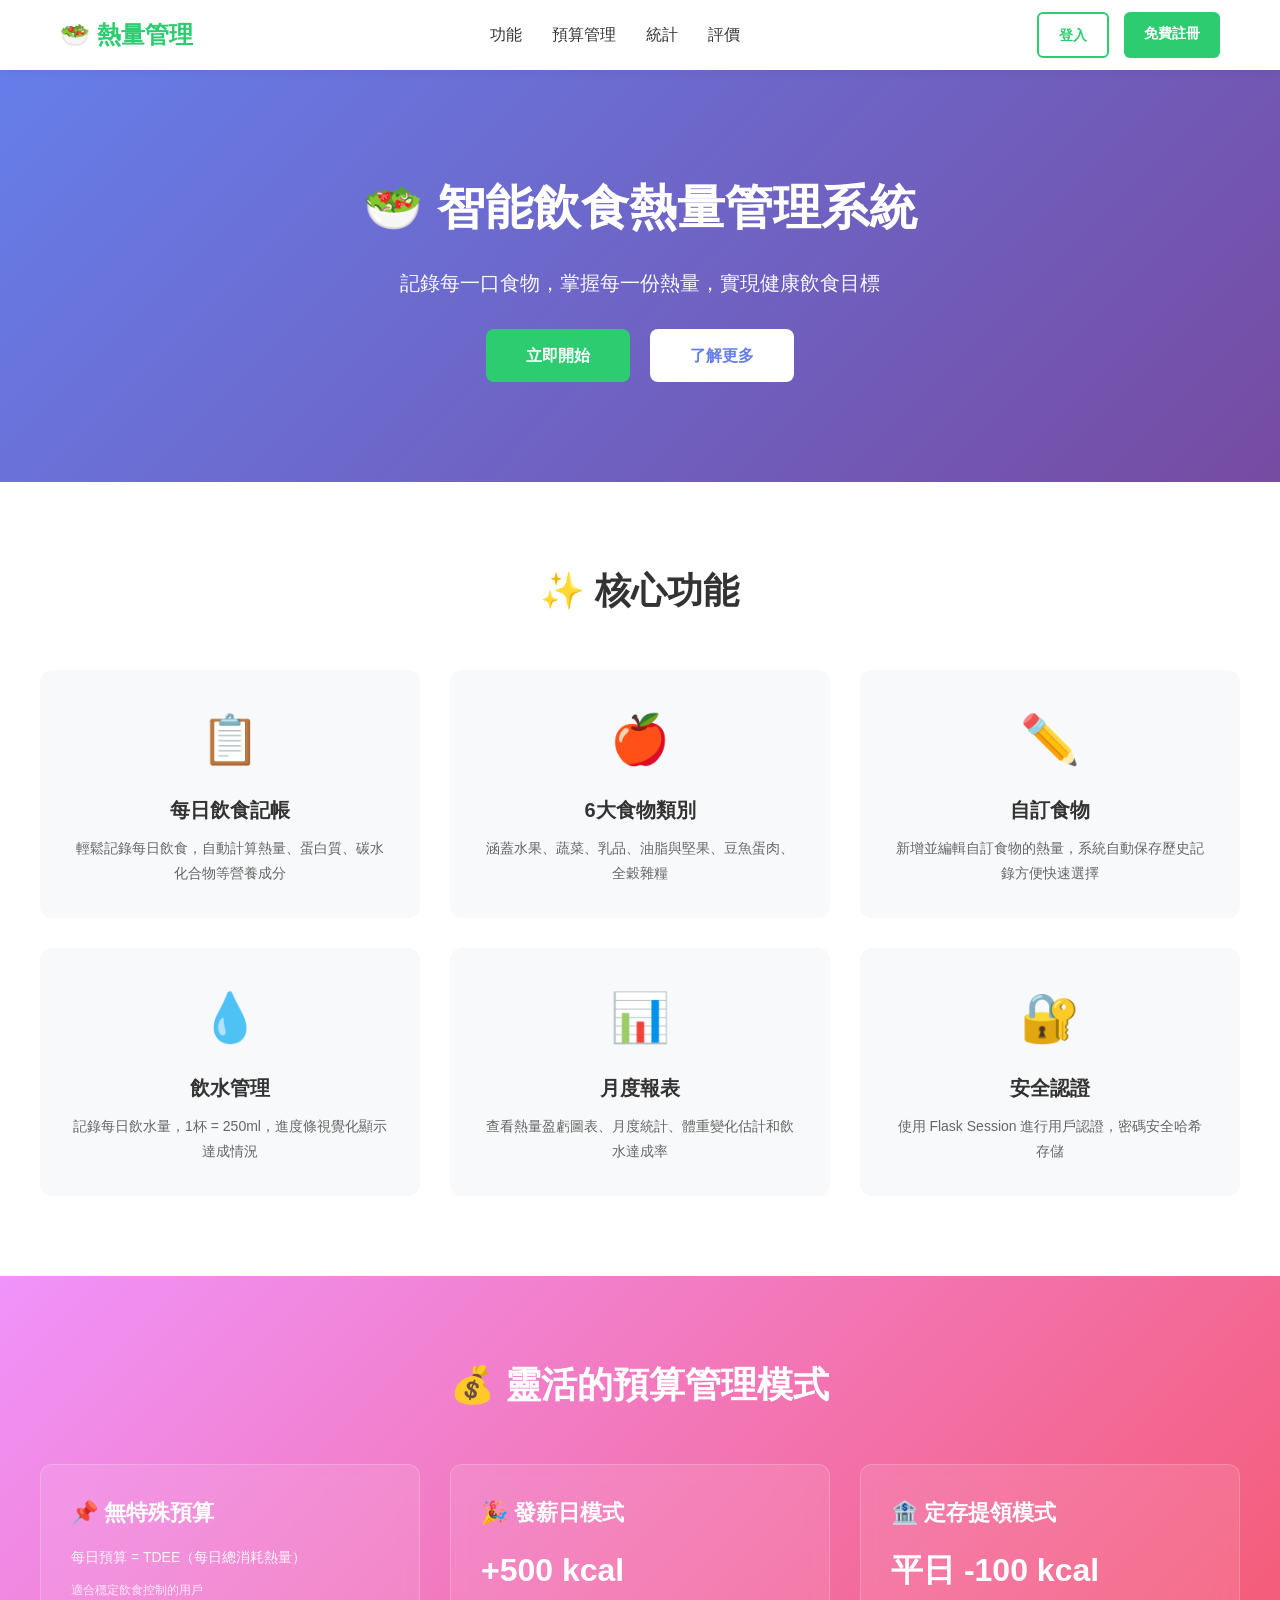
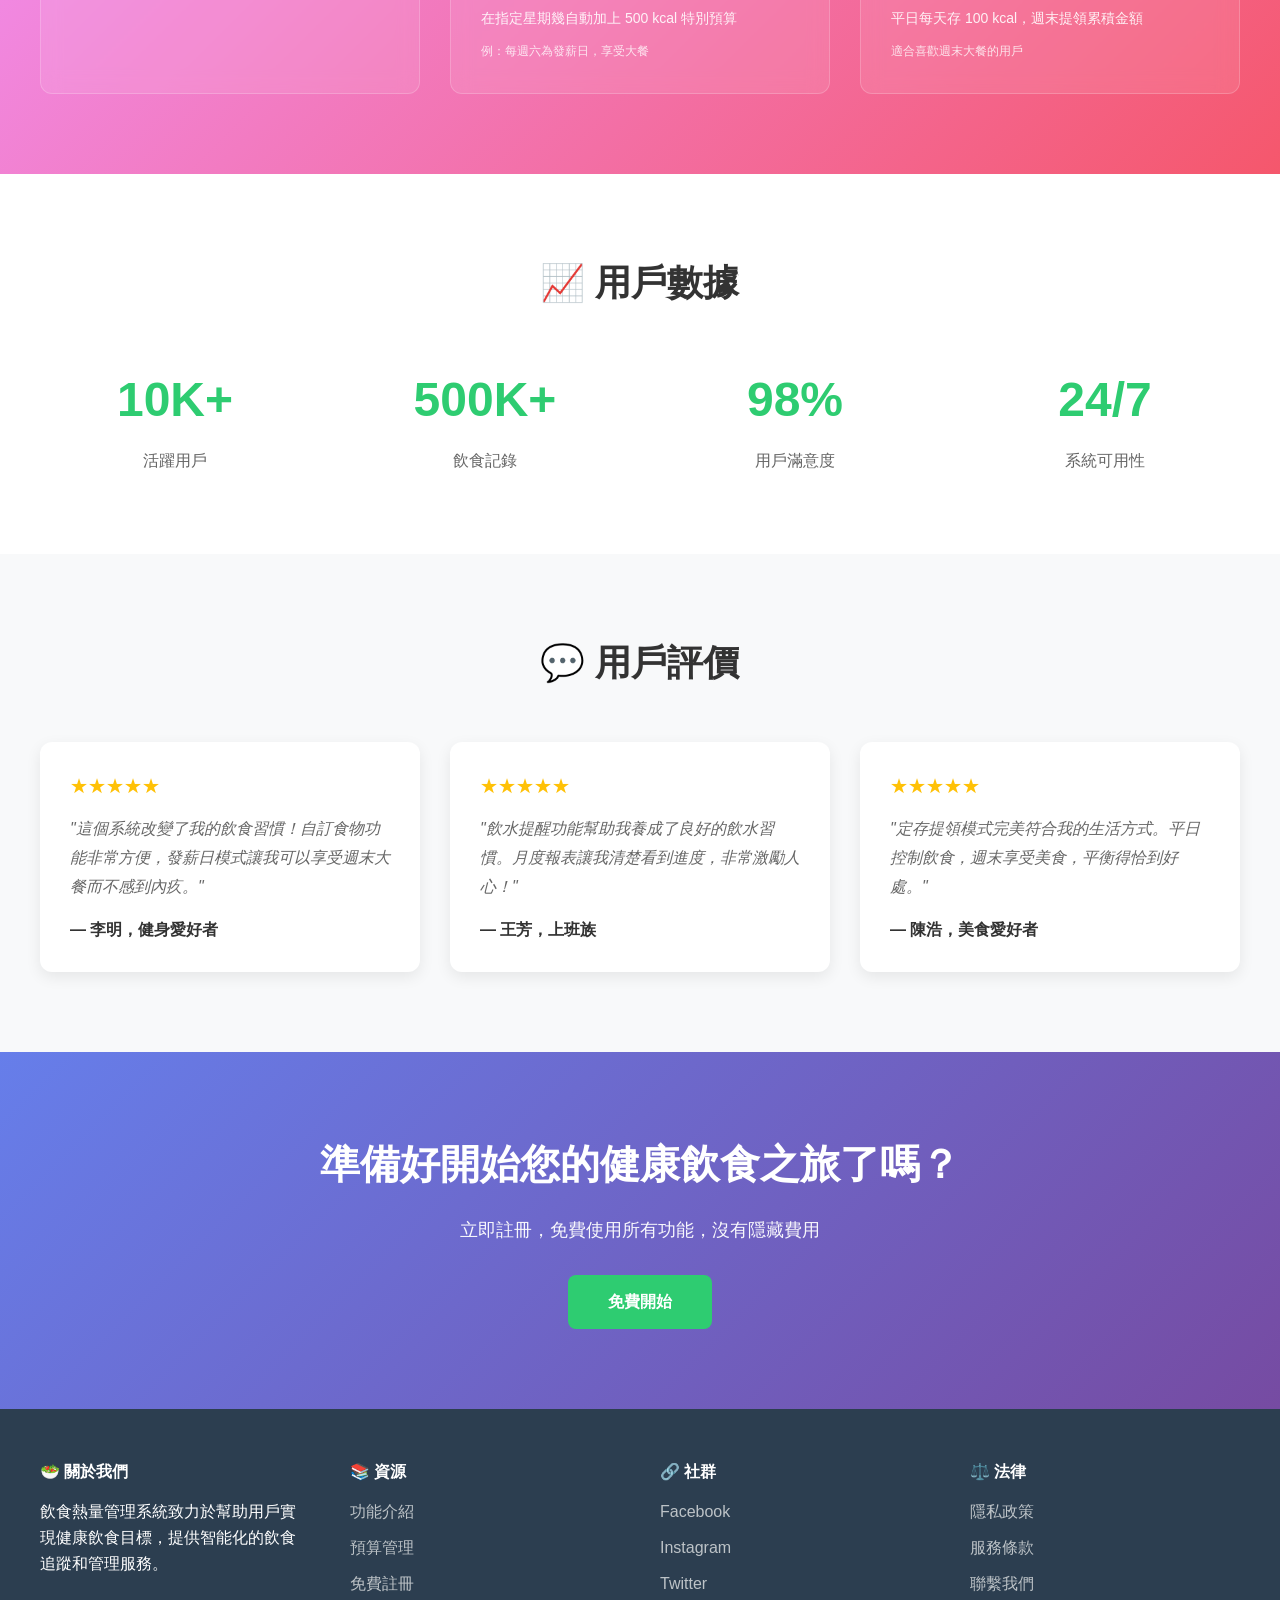
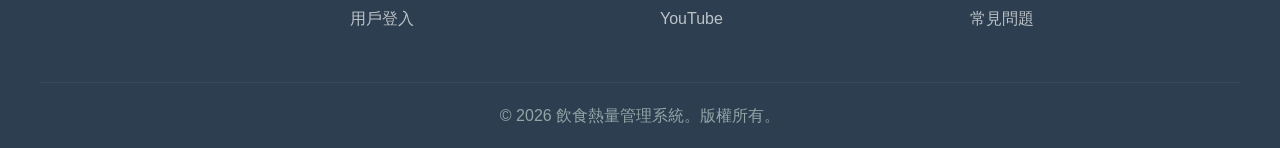
<file: landing.html>
<!DOCTYPE html>
<html lang="zh-TW">
<head>
    <meta charset="UTF-8">
    <meta name="viewport" content="width=device-width, initial-scale=1.0">
    <title>🥗 飲食熱量管理系統 - 智能飲食追蹤平台</title>
    <style>
        * {
            margin: 0;
            padding: 0;
            box-sizing: border-box;
        }

        body {
            font-family: -apple-system, BlinkMacSystemFont, 'Segoe UI', Roboto, 'Helvetica Neue', Arial, sans-serif;
            line-height: 1.6;
            color: #333;
            background: #f8f9fa;
        }

        /* 導航欄 */
        nav {
            background: white;
            box-shadow: 0 2px 10px rgba(0,0,0,0.05);
            position: sticky;
            top: 0;
            z-index: 100;
        }

        nav .container {
            max-width: 1200px;
            margin: 0 auto;
            padding: 0 20px;
            display: flex;
            justify-content: space-between;
            align-items: center;
            height: 70px;
        }

        nav .logo {
            font-size: 24px;
            font-weight: bold;
            color: #2ecc71;
            text-decoration: none;
        }

        nav .nav-links {
            display: flex;
            gap: 30px;
            list-style: none;
        }

        nav .nav-links a {
            text-decoration: none;
            color: #333;
            font-weight: 500;
            transition: color 0.3s;
        }

        nav .nav-links a:hover {
            color: #2ecc71;
        }

        nav .auth-buttons {
            display: flex;
            gap: 15px;
        }

        .btn {
            padding: 10px 20px;
            border-radius: 6px;
            text-decoration: none;
            font-weight: 600;
            transition: all 0.3s;
            border: none;
            cursor: pointer;
            font-size: 14px;
        }

        .btn-login {
            background: white;
            color: #2ecc71;
            border: 2px solid #2ecc71;
        }

        .btn-login:hover {
            background: #f0f9f5;
        }

        .btn-signup {
            background: #2ecc71;
            color: white;
        }

        .btn-signup:hover {
            background: #27ae60;
            transform: translateY(-2px);
            box-shadow: 0 5px 15px rgba(46, 204, 113, 0.3);
        }

        /* 英雄區域 */
        .hero {
            background: linear-gradient(135deg, #667eea 0%, #764ba2 100%);
            color: white;
            padding: 100px 20px;
            text-align: center;
        }

        .hero .container {
            max-width: 1200px;
            margin: 0 auto;
        }

        .hero h1 {
            font-size: 48px;
            margin-bottom: 20px;
            font-weight: 700;
        }

        .hero p {
            font-size: 20px;
            margin-bottom: 30px;
            opacity: 0.95;
        }

        .hero .cta-buttons {
            display: flex;
            gap: 20px;
            justify-content: center;
            flex-wrap: wrap;
        }

        .btn-primary {
            background: #2ecc71;
            color: white;
            padding: 14px 40px;
            border-radius: 8px;
            text-decoration: none;
            font-weight: 600;
            font-size: 16px;
            transition: all 0.3s;
            display: inline-block;
        }

        .btn-primary:hover {
            background: #27ae60;
            transform: translateY(-3px);
            box-shadow: 0 10px 25px rgba(46, 204, 113, 0.4);
        }

        .btn-secondary {
            background: white;
            color: #667eea;
            padding: 14px 40px;
            border-radius: 8px;
            text-decoration: none;
            font-weight: 600;
            font-size: 16px;
            transition: all 0.3s;
            display: inline-block;
        }

        .btn-secondary:hover {
            transform: translateY(-3px);
            box-shadow: 0 10px 25px rgba(255, 255, 255, 0.3);
        }

        /* 功能區域 */
        .features {
            padding: 80px 20px;
            background: white;
        }

        .features .container {
            max-width: 1200px;
            margin: 0 auto;
        }

        .section-title {
            text-align: center;
            font-size: 36px;
            margin-bottom: 50px;
            color: #333;
            font-weight: 700;
        }

        .features-grid {
            display: grid;
            grid-template-columns: repeat(auto-fit, minmax(280px, 1fr));
            gap: 30px;
        }

        .feature-card {
            background: #f8f9fa;
            padding: 30px;
            border-radius: 12px;
            text-align: center;
            transition: all 0.3s;
            border: 2px solid transparent;
        }

        .feature-card:hover {
            transform: translateY(-10px);
            border-color: #2ecc71;
            box-shadow: 0 15px 35px rgba(46, 204, 113, 0.1);
        }

        .feature-icon {
            font-size: 48px;
            margin-bottom: 15px;
        }

        .feature-card h3 {
            font-size: 20px;
            margin-bottom: 10px;
            color: #333;
        }

        .feature-card p {
            color: #666;
            font-size: 14px;
            line-height: 1.8;
        }

        /* 預算管理區域 */
        .budget-section {
            padding: 80px 20px;
            background: linear-gradient(135deg, #f093fb 0%, #f5576c 100%);
            color: white;
        }

        .budget-section .container {
            max-width: 1200px;
            margin: 0 auto;
        }

        .budget-section .section-title {
            color: white;
        }

        .budget-grid {
            display: grid;
            grid-template-columns: repeat(auto-fit, minmax(250px, 1fr));
            gap: 30px;
        }

        .budget-card {
            background: rgba(255, 255, 255, 0.1);
            padding: 30px;
            border-radius: 12px;
            backdrop-filter: blur(10px);
            border: 1px solid rgba(255, 255, 255, 0.2);
            transition: all 0.3s;
        }

        .budget-card:hover {
            background: rgba(255, 255, 255, 0.15);
            transform: translateY(-5px);
        }

        .budget-card h3 {
            font-size: 22px;
            margin-bottom: 15px;
            font-weight: 700;
        }

        .budget-card .amount {
            font-size: 32px;
            font-weight: 700;
            margin-bottom: 10px;
        }

        .budget-card p {
            font-size: 14px;
            opacity: 0.9;
            line-height: 1.8;
        }

        /* 統計區域 */
        .stats {
            padding: 80px 20px;
            background: white;
        }

        .stats .container {
            max-width: 1200px;
            margin: 0 auto;
        }

        .stats-grid {
            display: grid;
            grid-template-columns: repeat(auto-fit, minmax(200px, 1fr));
            gap: 40px;
            text-align: center;
        }

        .stat-item h2 {
            font-size: 48px;
            color: #2ecc71;
            margin-bottom: 10px;
            font-weight: 700;
        }

        .stat-item p {
            color: #666;
            font-size: 16px;
        }

        /* 評價區域 */
        .testimonials {
            padding: 80px 20px;
            background: #f8f9fa;
        }

        .testimonials .container {
            max-width: 1200px;
            margin: 0 auto;
        }

        .testimonials-grid {
            display: grid;
            grid-template-columns: repeat(auto-fit, minmax(300px, 1fr));
            gap: 30px;
        }

        .testimonial-card {
            background: white;
            padding: 30px;
            border-radius: 12px;
            box-shadow: 0 5px 15px rgba(0, 0, 0, 0.08);
            transition: all 0.3s;
        }

        .testimonial-card:hover {
            transform: translateY(-5px);
            box-shadow: 0 15px 35px rgba(0, 0, 0, 0.15);
        }

        .stars {
            color: #ffc107;
            margin-bottom: 15px;
            font-size: 18px;
        }

        .testimonial-text {
            color: #666;
            margin-bottom: 15px;
            font-style: italic;
            line-height: 1.8;
        }

        .testimonial-author {
            font-weight: 600;
            color: #333;
        }

        /* CTA 區域 */
        .cta-section {
            padding: 80px 20px;
            background: linear-gradient(135deg, #667eea 0%, #764ba2 100%);
            color: white;
            text-align: center;
        }

        .cta-section .container {
            max-width: 800px;
            margin: 0 auto;
        }

        .cta-section h2 {
            font-size: 40px;
            margin-bottom: 20px;
            font-weight: 700;
        }

        .cta-section p {
            font-size: 18px;
            margin-bottom: 30px;
            opacity: 0.95;
        }

        /* 頁腳 */
        footer {
            background: #2c3e50;
            color: white;
            padding: 50px 20px 20px;
        }

        footer .container {
            max-width: 1200px;
            margin: 0 auto;
        }

        .footer-content {
            display: grid;
            grid-template-columns: repeat(auto-fit, minmax(250px, 1fr));
            gap: 40px;
            margin-bottom: 40px;
        }

        .footer-section h3 {
            margin-bottom: 15px;
            font-size: 16px;
            font-weight: 700;
        }

        .footer-section ul {
            list-style: none;
        }

        .footer-section ul li {
            margin-bottom: 10px;
        }

        .footer-section a {
            color: #bdc3c7;
            text-decoration: none;
            transition: color 0.3s;
        }

        .footer-section a:hover {
            color: #2ecc71;
        }

        .footer-bottom {
            border-top: 1px solid #34495e;
            padding-top: 20px;
            text-align: center;
            color: #95a5a6;
        }

        /* 響應式設計 */
        @media (max-width: 768px) {
            nav .nav-links {
                display: none;
            }

            .hero h1 {
                font-size: 32px;
            }

            .hero p {
                font-size: 16px;
            }

            .section-title {
                font-size: 28px;
            }

            .cta-section h2 {
                font-size: 28px;
            }

            .stat-item h2 {
                font-size: 36px;
            }
        }
    </style>
</head>
<body>
    <!-- 導航欄 -->
    <nav>
        <div class="container">
            <a href="#" class="logo">🥗 熱量管理</a>
            <ul class="nav-links">
                <li><a href="#features">功能</a></li>
                <li><a href="#budget">預算管理</a></li>
                <li><a href="#stats">統計</a></li>
                <li><a href="#testimonials">評價</a></li>
            </ul>
            <div class="auth-buttons">
                <a href="/login" class="btn btn-login">登入</a>
                <a href="/register" class="btn btn-signup">免費註冊</a>
            </div>
        </div>
    </nav>

    <!-- 英雄區域 -->
    <section class="hero">
        <div class="container">
            <h1>🥗 智能飲食熱量管理系統</h1>
            <p>記錄每一口食物，掌握每一份熱量，實現健康飲食目標</p>
            <div class="cta-buttons">
                <a href="/register" class="btn-primary">立即開始</a>
                <a href="#features" class="btn-secondary">了解更多</a>
            </div>
        </div>
    </section>

    <!-- 功能區域 -->
    <section class="features" id="features">
        <div class="container">
            <h2 class="section-title">✨ 核心功能</h2>
            <div class="features-grid">
                <div class="feature-card">
                    <div class="feature-icon">📋</div>
                    <h3>每日飲食記帳</h3>
                    <p>輕鬆記錄每日飲食，自動計算熱量、蛋白質、碳水化合物等營養成分</p>
                </div>
                <div class="feature-card">
                    <div class="feature-icon">🍎</div>
                    <h3>6大食物類別</h3>
                    <p>涵蓋水果、蔬菜、乳品、油脂與堅果、豆魚蛋肉、全穀雜糧</p>
                </div>
                <div class="feature-card">
                    <div class="feature-icon">✏️</div>
                    <h3>自訂食物</h3>
                    <p>新增並編輯自訂食物的熱量，系統自動保存歷史記錄方便快速選擇</p>
                </div>
                <div class="feature-card">
                    <div class="feature-icon">💧</div>
                    <h3>飲水管理</h3>
                    <p>記錄每日飲水量，1杯 = 250ml，進度條視覺化顯示達成情況</p>
                </div>
                <div class="feature-card">
                    <div class="feature-icon">📊</div>
                    <h3>月度報表</h3>
                    <p>查看熱量盈虧圖表、月度統計、體重變化估計和飲水達成率</p>
                </div>
                <div class="feature-card">
                    <div class="feature-icon">🔐</div>
                    <h3>安全認證</h3>
                    <p>使用 Flask Session 進行用戶認證，密碼安全哈希存儲</p>
                </div>
            </div>
        </div>
    </section>

    <!-- 預算管理區域 -->
    <section class="budget-section" id="budget">
        <div class="container">
            <h2 class="section-title">💰 靈活的預算管理模式</h2>
            <div class="budget-grid">
                <div class="budget-card">
                    <h3>📌 無特殊預算</h3>
                    <p>每日預算 = TDEE（每日總消耗熱量）</p>
                    <p style="margin-top: 10px; font-size: 12px; opacity: 0.8;">適合穩定飲食控制的用戶</p>
                </div>
                <div class="budget-card">
                    <h3>🎉 發薪日模式</h3>
                    <div class="amount">+500 kcal</div>
                    <p>在指定星期幾自動加上 500 kcal 特別預算</p>
                    <p style="margin-top: 10px; font-size: 12px; opacity: 0.8;">例：每週六為發薪日，享受大餐</p>
                </div>
                <div class="budget-card">
                    <h3>🏦 定存提領模式</h3>
                    <div class="amount">平日 -100 kcal</div>
                    <p>平日每天存 100 kcal，週末提領累積金額</p>
                    <p style="margin-top: 10px; font-size: 12px; opacity: 0.8;">適合喜歡週末大餐的用戶</p>
                </div>
            </div>
        </div>
    </section>

    <!-- 統計區域 -->
    <section class="stats" id="stats">
        <div class="container">
            <h2 class="section-title">📈 用戶數據</h2>
            <div class="stats-grid">
                <div class="stat-item">
                    <h2>10K+</h2>
                    <p>活躍用戶</p>
                </div>
                <div class="stat-item">
                    <h2>500K+</h2>
                    <p>飲食記錄</p>
                </div>
                <div class="stat-item">
                    <h2>98%</h2>
                    <p>用戶滿意度</p>
                </div>
                <div class="stat-item">
                    <h2>24/7</h2>
                    <p>系統可用性</p>
                </div>
            </div>
        </div>
    </section>

    <!-- 評價區域 -->
    <section class="testimonials" id="testimonials">
        <div class="container">
            <h2 class="section-title">💬 用戶評價</h2>
            <div class="testimonials-grid">
                <div class="testimonial-card">
                    <div class="stars">★★★★★</div>
                    <p class="testimonial-text">"這個系統改變了我的飲食習慣！自訂食物功能非常方便，發薪日模式讓我可以享受週末大餐而不感到內疚。"</p>
                    <p class="testimonial-author">— 李明，健身愛好者</p>
                </div>
                <div class="testimonial-card">
                    <div class="stars">★★★★★</div>
                    <p class="testimonial-text">"飲水提醒功能幫助我養成了良好的飲水習慣。月度報表讓我清楚看到進度，非常激勵人心！"</p>
                    <p class="testimonial-author">— 王芳，上班族</p>
                </div>
                <div class="testimonial-card">
                    <div class="stars">★★★★★</div>
                    <p class="testimonial-text">"定存提領模式完美符合我的生活方式。平日控制飲食，週末享受美食，平衡得恰到好處。"</p>
                    <p class="testimonial-author">— 陳浩，美食愛好者</p>
                </div>
            </div>
        </div>
    </section>

    <!-- CTA 區域 -->
    <section class="cta-section">
        <div class="container">
            <h2>準備好開始您的健康飲食之旅了嗎？</h2>
            <p>立即註冊，免費使用所有功能，沒有隱藏費用</p>
            <a href="/register" class="btn-primary">免費開始</a>
        </div>
    </section>

    <!-- 頁腳 -->
    <footer>
        <div class="container">
            <div class="footer-content">
                <div class="footer-section">
                    <h3>🥗 關於我們</h3>
                    <p>飲食熱量管理系統致力於幫助用戶實現健康飲食目標，提供智能化的飲食追蹤和管理服務。</p>
                </div>
                <div class="footer-section">
                    <h3>📚 資源</h3>
                    <ul>
                        <li><a href="#features">功能介紹</a></li>
                        <li><a href="#budget">預算管理</a></li>
                        <li><a href="/register">免費註冊</a></li>
                        <li><a href="/login">用戶登入</a></li>
                    </ul>
                </div>
                <div class="footer-section">
                    <h3>🔗 社群</h3>
                    <ul>
                        <li><a href="#">Facebook</a></li>
                        <li><a href="#">Instagram</a></li>
                        <li><a href="#">Twitter</a></li>
                        <li><a href="#">YouTube</a></li>
                    </ul>
                </div>
                <div class="footer-section">
                    <h3>⚖️ 法律</h3>
                    <ul>
                        <li><a href="#">隱私政策</a></li>
                        <li><a href="#">服務條款</a></li>
                        <li><a href="#">聯繫我們</a></li>
                        <li><a href="#">常見問題</a></li>
                    </ul>
                </div>
            </div>
            <div class="footer-bottom">
                <p>&copy; 2026 飲食熱量管理系統。版權所有。</p>
            </div>
        </div>
    </footer>
</body>
</html>
</file>
